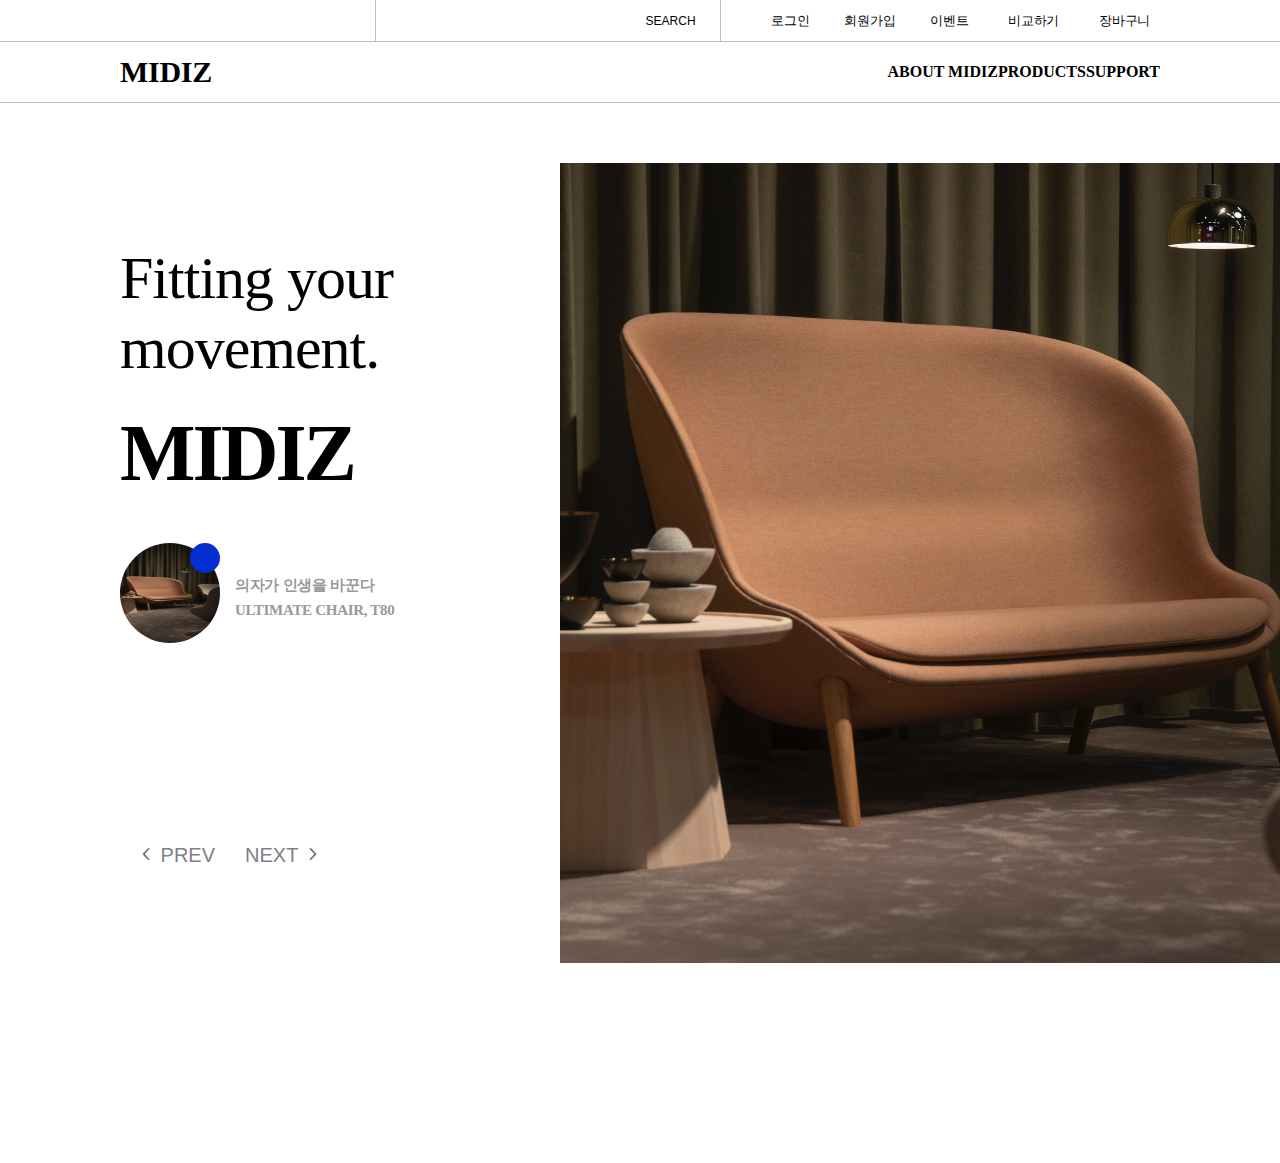
<file: midiz_클론코딩/midiz_클론코딩/index.html>
<!DOCTYPE html>
<html lang="ko">

<head>
    <meta charset="UTF-8">
    <meta http-equiv="X-UA-Compatible" content="IE=edge">
    <meta name="viewport" content="width=device-width, initial-scale=1.0">
    <title>MIDIS</title>
    <link rel="stylesheet" href="./style/reset.css">
    <link rel="stylesheet" href="./style/style.css">
</head>

<body>
    <header class="header">
        <h1 class="sr-only">MIDIZ 사이트</h1>
        <nav class="header__gnb top">
            <form action="#" method="get" class="header__search">
                <label for="search" class="sr-only">검색</label>
                <input type="text" id="search">
                <button type="button" class="header__search--txt">SEARCH</button>
                <!-- <label for="search" class="header__search--txt">검색</label> -->
            </form>
            <ul class="header__login">
                <li class="">
                    <a href="javascript:void(0)">로그인</a>
                </li>
                <li class="">
                    <a href="javascript:void(0)">회원가입</a>
                </li>
                <li class="">
                    <a href="javascript:void(0)">이벤트</a>
                </li>
                <li>
                    <a href="javascript:void(0)" class="icon-compare">비교하기</a>
                </li>
                <li>
                    <a href="javascript:void(0)" class="icon-cart">장바구니</a>
                </li>
            </ul>
        </nav>
        <nav class="header__gnb">
            <a href="javascript:void(0)" class="gnb-logo">MIDIZ</a>
            <!-- <div class="gnb-menu"> -->
            <ul class="gnb-menu">
                <!-- ABOUT MIDIZ -->
                <li class="dropdown-menu">
                    ABOUT MIDIZ
                    <div class="dropdown-menu-box">
                        <ul class="dropdown-content">
                            <li class="dropdown-content-list">
                                <a href="javascript:void(0) class="">BRAND STORY</a>
                            </li>
                            <li class=" dropdown-content-list">
                                    <a href=" javascript:void(0) class="">NEWS</a>
                            </li>
                        </ul>
                        <ul class=" dropdown-content">
                            <li class="dropdown-content-list">
                                <a href="javascript:void(0) class="">특별관</a>
                            </li>
                            <li class=" dropdown-content-list">
                                    <a href="javascript:void(0) class="">월간윤종신</a>
                            </li>
                            <li class=" dropdown-content-list">
                                        <a href="javascript:void(0) class="">기대요 프로젝트</a>
                            </li>
                            <li class=" dropdown-content-list">
                                            <a href=" javascript:void(0) class="">T50 10주년</a>
                            </li>
                        </ul>
                    </div>
                </li>
                <!-- PRODUCTS -->
                <li class=" dropdown-menu">
                                                PRODUCTS
                                                <div class="dropdown-menu-box">
                                                    <div class="dropdown-content">
                                                        <ul>
                                                            모든 제품보기
                                                            <li>
                                                                <a href="javascript:void(0) class="">
                                            SMART FINDER
                                        </a>
                                    </li>
                            </ul>
                            <ul>
                                브랜드 콜라보레이션
                                    <li>
                                        <a href=" javascript:void(0) class="">
                                                                    SMART FINDER
                                                                </a>
                                                            </li>
                                                        </ul>
                                                        <ul class="gnb-menu__dropdown">
                                                            브랜드 콜라보레이션
                                                            <li>
                                                                <a href="javascript:void(0) class="">
                                            마블
                                        </a>
                                    </li>
                                    <li>
                                        <a href=" javascript:void(0) class="">
                                                                    디즈니
                                                                </a>
                                                            </li>
                                                        </ul>
                                                        <ul class="gnb-menu__dropdown">
                                                            <a href="javascript:void(0) class="">
                                마블x시디즈 태스크
                                </a>
                                    <li>
                                        <a href=" javascript:void(0) class="">
                                                                T80
                                                            </a>
                            </li>
                            <li>
                                <a href="javascript:void(0) class="">
                                            T50
                                        </a>
                                    </li>
                            </ul>
                            <ul class=" gnb-menu__dropdown">
                                    <a href="javascript:void(0) class="">
                                디즈니x시디즈 키즈
                                </a>
                                    <li>
                                        <a href=" javascript:void(0) class="">
                                        atti
                                    </a>
                            </li>
                            <li>
                                <a href="javascript:void(0) class="">
                                            ringo cover
                                        </a>
                                    </li>
                            </ul>
                            <ul class=" gnb-menu__dropdown">
                                    <a href="javascript:void(0) class="">
                                    사무용의자
                                </a>
                                    <li>
                                        <a href=" javascript:void(0) class="">
                                        T80
                                    </a>
                            </li>
                            <li>
                                <a href="javascript:void(0) class="">
                                            T55
                                        </a>
                                    </li>
                                    <li>
                                        <a href=" javascript:void(0) class="">
                                    T50 AIR
                                </a>
                            </li>
                            <li>
                                <a href="javascript:void(0) class="">
                                            T50
                                        </a>
                                    </li>
                                    <li>
                                        <a href=" javascript:void(0) class="">
                                    T40
                                </a>
                            </li>
                            <li>
                                <a href="javascript:void(0) class="">
                                            T25
                                        </a>
                                    </li>
                                    <li>
                                        <a href=" javascript:void(0) class="">
                                    TAB SQUARE
                                </a>
                            </li>
                            <li>
                                <a href="javascript:void(0) class="">
                                            TAB PLUS
                                        </a>
                                    </li>
                            </ul>
                        <ul class=" gnb-menu__dropdown">
                                    <a href="javascript:void(0) class="">
                            학생용의자
                            </a>
                                <li>
                                    <a href=" javascript:void(0) class="">
                                        ringo
                                    </a>
                            </li>
                            <li>
                                <a href="javascript:void(0) class="">
                                        mitto
                                    </a>
                                </li>
                                <li>
                                    <a href=" javascript:void(0) class="">
                                    ible
                                </a>
                            </li>
                            <li>
                                <a href="javascript:void(0) class="">
                                        T25
                                    </a>
                                </li>
                                <li>
                                    <a href=" javascript:void(0) class="">
                                    T50
                                </a>
                            </li>
                        </ul>
                        <ul class="gnb-menu__dropdown">
                            <a href="javascript:void(0) class="">
                            유아용의자
                            </a>
                                <li>
                                    <a href=" javascript:void(0) class="">
                                molti
                            </a>
                </li>
                <li>
                    <a href="javascript:void(0) class="">
                                        atti
                                    </a>
                                </li>
                        </ul>
                        <ul class=" gnb-menu__dropdown">
                        <a href="javascript:void(0) class="">
                            중역용의자
                            </a>
                                <li>
                                    <a href=" javascript:void(0) class="">
                            PRONARD
                        </a>
                </li>
                <li>
                    <a href="javascript:void(0) class="">
                                        VESTO
                                    </a>
                                </li>
                                <li>
                                    <a href=" javascript:void(0) class="">
                        CELIOS
                    </a>
                </li>
                <li>
                    <a href="javascript:void(0) class="">
                                        NUO
                                    </a>
                                </li>
                        </ul>
                        <ul class=" gnb-menu__dropdown">
                        <a href="javascript:void(0) class="">
                            회의실/컨퍼런스의자
                            </a>
                                <li>
                                    <a href=" javascript:void(0) class="">
                            PT50 side
                        </a>
                </li>
                <li>
                    <a href="javascript:void(0) class="">
                                        T40 side
                                    </a>
                                </li>
                                <li>
                                    <a href=" javascript:void(0) class="">
                        T30 side
                    </a>
                </li>
                <li>
                    <a href="javascript:void(0) class="">
                                        LOLLY
                                    </a>
                                </li>
                                <li>
                                    <a href=" javascript:void(0) class="">
                        NOOI
                    </a>
                </li>
            </ul>
            </div>

            <!-- <li>
                            <a href=" javascript:void(0) class="">인테리어의자</a>
                            <span><a href="javascript:void(0) class="">BUTTON</a></span> 
                            <span><a href="javascript:void(0) class="">SPOON</a></span>
                            <span><a href="javascript:void(0) class="">MANE</a></span>
                            <span><a href="javascript:void(0) class="">EGA</a></span>
                            <span><a href="javascript:void(0) class="">MO6</a></span>
                        </li>
                        <li>
                            <a href=" javascript:void(0) class="">스툴/좌식의자</a>
                            <span><a href="javascript:void(0) class="">FUNGUS</a></span>
                            <span><a href="javascript:void(0) class="">PILLO</a></span>
                            <span><a href="javascript:void(0) class="">OUI</a></span>
                            <span><a href="javascript:void(0) class="">MO5</a></span>
                        </li>
                        <li>
                            <a href=" javascript:void(0) class="">액세서리</a>
                            <span><a href="javascript:void(0) class="">headrest</a></span>
                            <span><a href="javascript:void(0) class="">hanger</a></span>
                            <span><a href="javascript:void(0) class="">cover·cushion</a></span>
                            <span><a href="javascript:void(0) class="">caster·glide</a></span>
                            <span><a href="javascript:void(0) class="">footrest</a></span>
                        </li>
                    </ul> -->

            <!-- SUPPORT -->
            <li class="dropdown-menu">
                SUPPORT
                <div class="dropdown-menu-box">
                    <ul class="dropdown-content">
                        <li>
                            <a href="javascript:void(0) class="">
                                FAQ
                            </a>
                        </li>
                        <li>
                            <a href=" javascript:void(0) class="">
                                친절상담
                            </a>
                        </li>
                        <li>
                            <a href="javascript:void(0) class="">
                                A/S 신청
                            </a>
                        </li>
                        <li>
                            <a href=" javascript:void(0) class="">
                                A/S 안내
                            </a>
                        </li>
                        <li>
                            <a href="javascript:void(0) class="">
                                매장 찾기
                            </a>
                        </li>
                        <li>
                            <a href=" javascript:void(0) class="">
                                품질 보증 서비스
                            </a>
                        </li>
                        <li>
                            <a href=" javascript:void(0) class="">
                                제품설명서 다운로드
                            </a>
                        </li>
                        <li>
                            <a href=" javascript:void(0) class="">
                                카탈로그 다운로드
                            </a>
                        </li>
                        <li>
                            <a href=" javascript:void(0) class="">
                                대리점 개설문의
                            </a>
                        </li>
                        <li>
                            <a href=" javascript:void(0) class="">
                                대량 구매 문의
                            </a>
                        </li>
                    </ul>
            </li>
            </div>
        </nav>
    </header>
    <main class="main-cont">
        <section class="main-tit">
            <h3>Fitting your movement.
                <strong>
                    MIDIZ
                </strong>
            </h3>
            <article class="main-txt-link">
                <a href="javascript:void(0)" class="main-sub-txt">
                    <img src="./src/main.jpg" alt="" class="main-sub-img">
                </a>
                <button type="button" class="sub-cont-btn">
                    <a href="javascript:void(0)"></a>
                </button>
                <span class="cont-link-txt">
                    <a href="javascript:void(0)">의자가 인생을 바꾼다<br>
                    ULTIMATE CHAIR, T80</a>
                </span>
                </article>
                <article>
                <button type="button" class="img-move-btn">
                    <img src="./src/back.png" alt="">
                    PREV
                </button>
                <button type="button" class="img-move-btn">
                    NEXT
                    <img src="./src/forward.png" alt="">
                </button>
            </article>
        </section>
        <section class="main-img">
            <h3 class="sr-only">메인 이미지</h3>
            <div class="img-wrap"><img src="./src/main.jpg" alt="2인용 높이가 낮은 쇼파 사진입니다." class="main-img-right"></div>
        </section>
    </main>
</body>

</html>
</file>
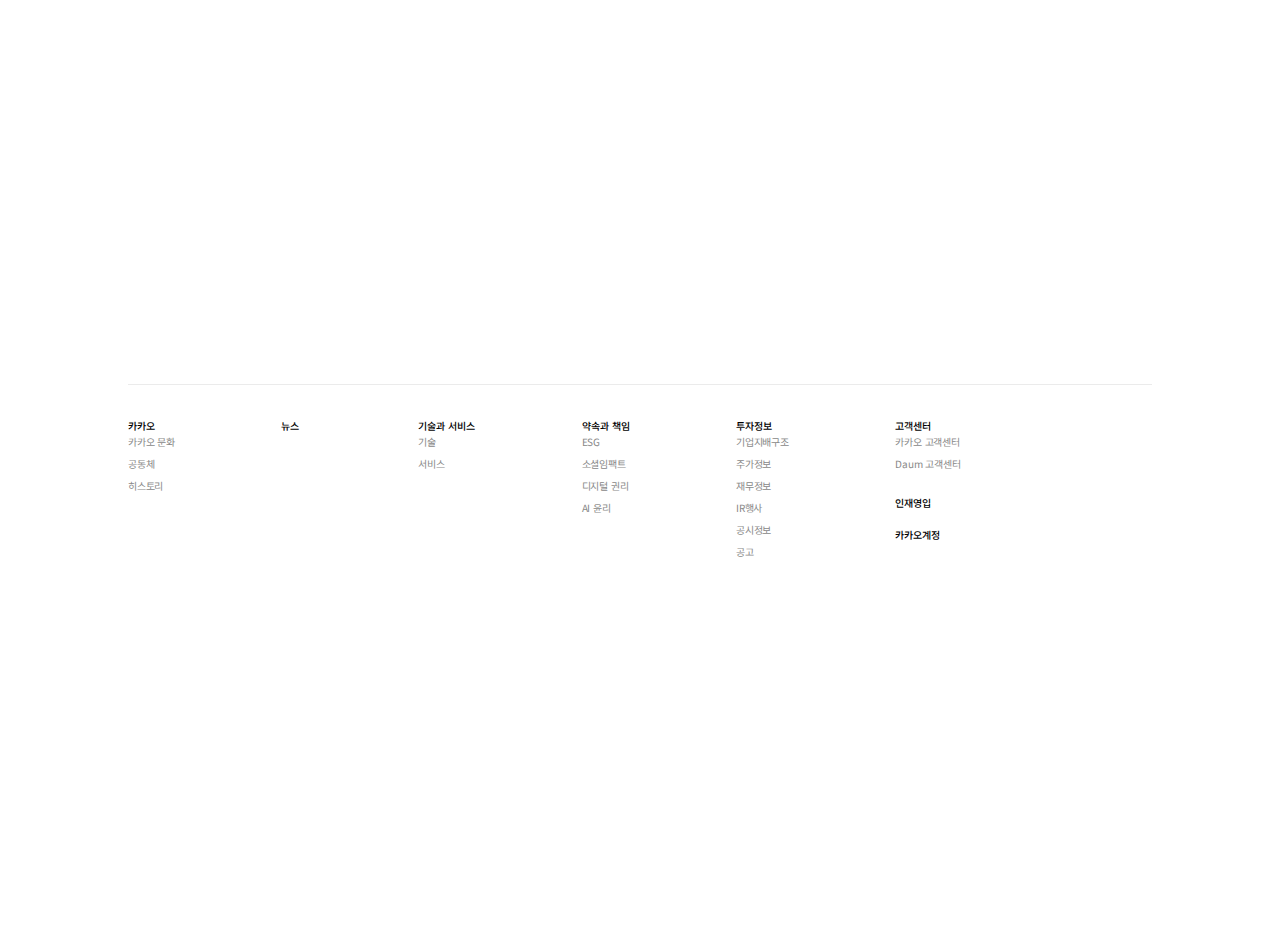
<file: 1.kakao/footer_grid_연습.html>
<!DOCTYPE html>
<html lang="ko">
<head>
<meta charset="UTF-8">
<meta http-equiv="X-UA-Compatible" content="IE=edge">
<meta name="viewport" content="width=device-width, initial-scale=1.0">
<title>Document</title>
<link rel="stylesheet" href="reset.css">
<link rel="preconnect" href="https://fonts.googleapis.com">
<link rel="preconnect" href="https://fonts.gstatic.com" crossorigin>
<link href="https://fonts.googleapis.com/css2?family=Noto+Sans+KR:wght@400;500;700&display=swap" rel="stylesheet"><link rel="preconnect" href="https://fonts.googleapis.com">
<link rel="preconnect" href="https://fonts.gstatic.com" crossorigin>
<link href="https://fonts.googleapis.com/css2?family=Noto+Sans+KR:wght@400;500;700&display=swap" rel="stylesheet">

<style>
    body {
        /* display: flex;
        justify-content: center;
        align-items: center; */
        /* transform: translate (-50%, -50%); */
        
        margin: 30% 10%;
        font-size: 10px;
        font-family: 'Noto Sans KR', sans-serif;
        border-top: 1px solid #ebebeb;
    }

    a, dt {
        list-style: none;
        text-decoration: none;
        color: inherit;
    }

    dl, dt, dd {
         margin:0; 
    }

    .footer {
        display: grid;
        grid-area: repeat(5, 1fr);
        margin-top: 36px;
    }

    .footer_cont_second {
        width: 30px;
    }

    .footer_list,.footer_list_ex {
        list-style: none;
        text-decoration: none;
        font-weight: 500;
        color: black;
    }
    
    .footer_item {
        color: #888;
        padding-left: -30px;
        line-height: 22px;
        letter-spacing: -0.2px; 
    }

    .footer_cont_fifth {
        width: 150px;
        align-content: start

    }
    .footer_cont_sixth {
        grid-column: 6 ;
    }
    .footer_cont_seventh {
        grid-column: 6 ;
    }
    .footer dl:nth-child(-n+5){
        grid-row: 1 /span 3;
    }
</style>
</head>
<body>
    <footer class="footer">
        <dl class="footer_cont_first">
            <dt class="footer_list"><a href=“javascript:void(0)”;>카카오</a></dt>
                <dd class="footer_item"><a href=“javascript:void(0)”;>카카오 문화</a></dd>
                <dd class="footer_item"><a href=“javascript:void(0)”;>공동체</a></dd>
                <dd class="footer_item"><a href=“javascript:void(0)”;>히스토리</a></dd>
        </dl>
        <dl class="footer_cont_second">
            <dt class="footer_list"><a href=“javascript:void(0)”;>뉴스</a></dt>
        </dl>
        <dl>
            <dt class="footer_list"><a href=“javascript:void(0)”;>기술과 서비스</a></dt>
                <dd class="footer_item"><a href=“javascript:void(0)”;>기술</a></dd>
                <dd class="footer_item"><a href=“javascript:void(0)”;>서비스</a></dd>
        </dl>
        <dl class="footer_cont_third">
            <dt class="footer_list"><a href=“javascript:void(0)”;>약속과 책임</a></dt>
                <dd class="footer_item"><a href=“javascript:void(0)”;>ESG</a></dd>
                <dd class="footer_item"><a href=“javascript:void(0)”;>소셜임팩트</a></dd>
                <dd class="footer_item"class="footer_item"><a href=“javascript:void(0)”;>디지털 권리</a></dd>
                <dd class="footer_item"><a href=“javascript:void(0)”;>AI 윤리</a></dd>
        </dl>
        <dl class="footer_cont_fourth">
            <dt class="footer_list"><a href=“javascript:void(0)”;>투자정보</a></dt>
                <dd class="footer_item"><a href=“javascript:void(0)”;>기업지배구조</a></dd>
                <dd class="footer_item"><a href=“javascript:void(0)”;>주가정보</a></dd>
                <dd class="footer_item"><a href=“javascript:void(0)”;>재무정보</a></dd>
                <dd class="footer_item"><a href=“javascript:void(0)”;>IR행사</a></dd>
                <dd class="footer_item"class="footer_item"><a href=“javascript:void(0)”;>공시정보</a></dd>
                <dd class="footer_item"><a href=“javascript:void(0)”;>공고</a></dd>
        </dl>
        <dl class="footer_cont_fifth">
            <dt class="footer_list_ex"><a href=“javascript:void(0)”;>고객센터</a></dt>
                <dd class="footer_item"><a href=“javascript:void(0)”;>카카오 고객센터</a></dd>
                <dd class="footer_item"><a href=“javascript:void(0)”;>Daum 고객센터</a></dd>
        </dl>
        <dl class="footer_cont_sixth">
            <dt class="footer_list_ex"><a href=“javascript:void(0)”;>인재영입</a></dt>
        </dl>
        <dl class="footer_cont_seventh">
            <dt class="footer_list_ex"><a href=“javascript:void(0)”;>카카오계정</a></dt>
        </dl> 
    </footer>
</body>
</html>
</file>
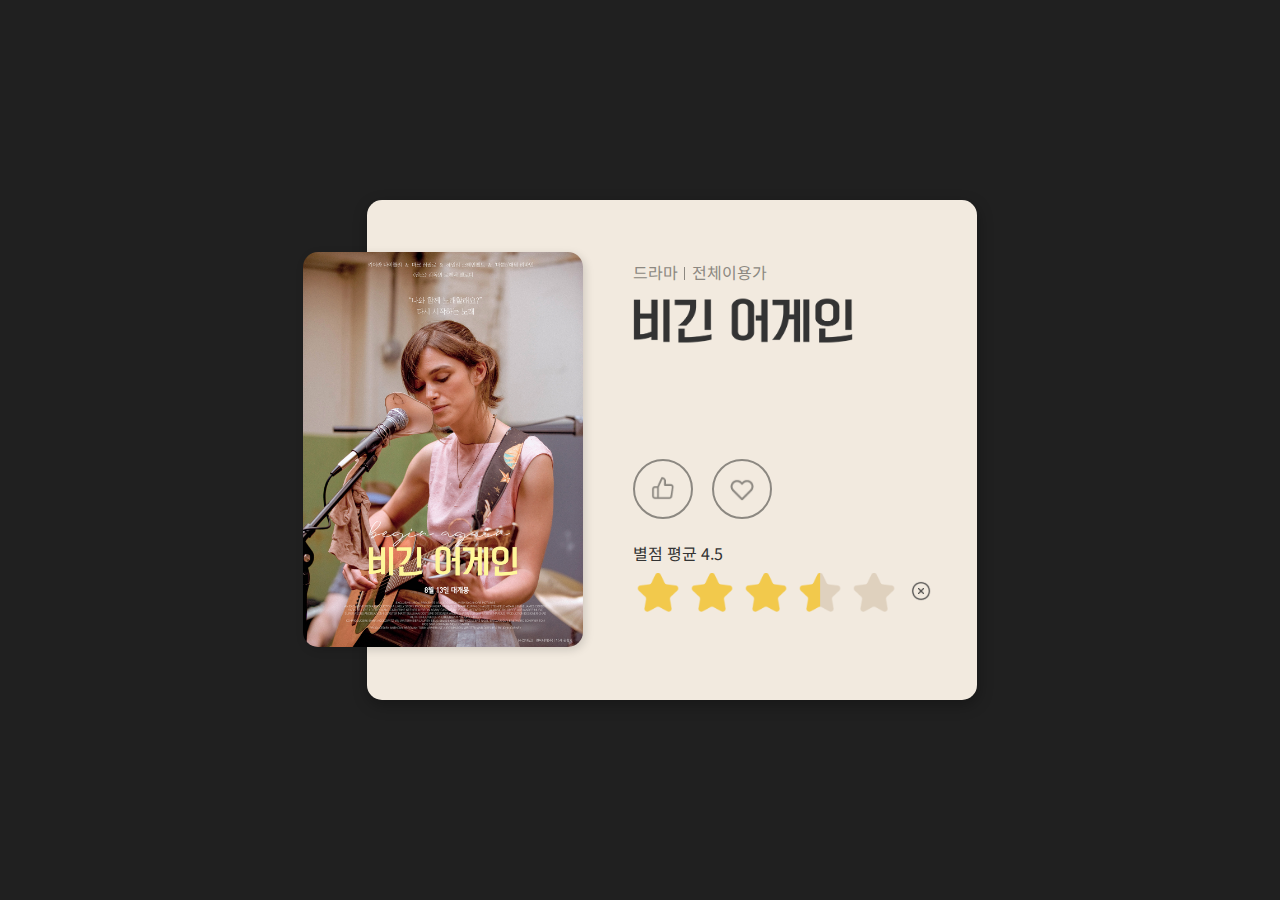
<file: layout/레이아웃구현프로젝트_02_re/index_re.html>
<!DOCTYPE html>
<html lang="ko">

<head>
    <meta charset="UTF-8">
    <meta http-equiv="X-UA-Compatible" content="IE=edge">
    <meta name="viewport" content="width=device-width, initial-scale=1.0">
    <title>레이아웃연습_re</title>
    <link rel="stylesheet" href="style/reset.css">
    <link rel="stylesheet" href="style/style_re.css">
    <link rel="preconnect" href="https://fonts.gstatic.com">
    <link href="https://fonts.googleapis.com/css2?family=Noto+Sans+KR:wght@100;300;400;500;700;900&display=swap"
        rel="stylesheet">
</head>

<body>
    <h1 class="sr_only">영화 정보</h1>
    <section class="app">
        <section class="movie">
            <!-- <h2 class="sr_only">영화 추천 정보</h2> -->
            <article class="poster-container">
                <h2 class="sr_only">영화 포스터</h2>
                <img src="img/poster.jpg" alt="">
            </article>
            <article class="cont">
                <header>
                    <div class="cont__subtit">
                        <span>드라마</span>
                        <span>전체이용가</span>
                    </div>
                    <div class="cont__tit">
                        <h2 class="sr_only">비긴 어게인</h2>
                        <img src="./img/tit.png" alt="">
                    </div>
                </header>
                <!-- <h2 class="cont__tit">비긴 어게인</h2> -->
                <div class="btn-wrap">
                    <button class="btn-fav" type="button">
                        <img src="img/icon_thumbs-up_02.png">
                    </button>
                    <button class="btn-luv" type="button">
                        <img src="img/icon_heart_2_02.png">
                    </button>
                </div>
                <div class="star-wrap">
                    <!-- <h2 class="sr_only">영화 별점 정보</h2> -->
                    <figure class="star__cont">
                        <figcaption>별점 평균 <span class="score">4.5</span></figcaption>
                        <img src="img/icon_star_1.png" alt="별로에요..">
                        <img src="img/icon_star_1.png" alt="나쁘지 않아요.">
                        <img src="img/icon_star_1.png" alt="그저 그래요.">
                        <img src="img/icon_star_2.png" alt="좋아요.">
                        <img src="img/icon_star_3_1.png" alt="최고에요!">
                    </figure>
                    <button>
                        <img src="img/x-cicle.png" alt="별점 취소하기." class="star_remove ">
                    </button>
                </div>
            </article>
        </section>
    </section>
</body>

</html>
</file>
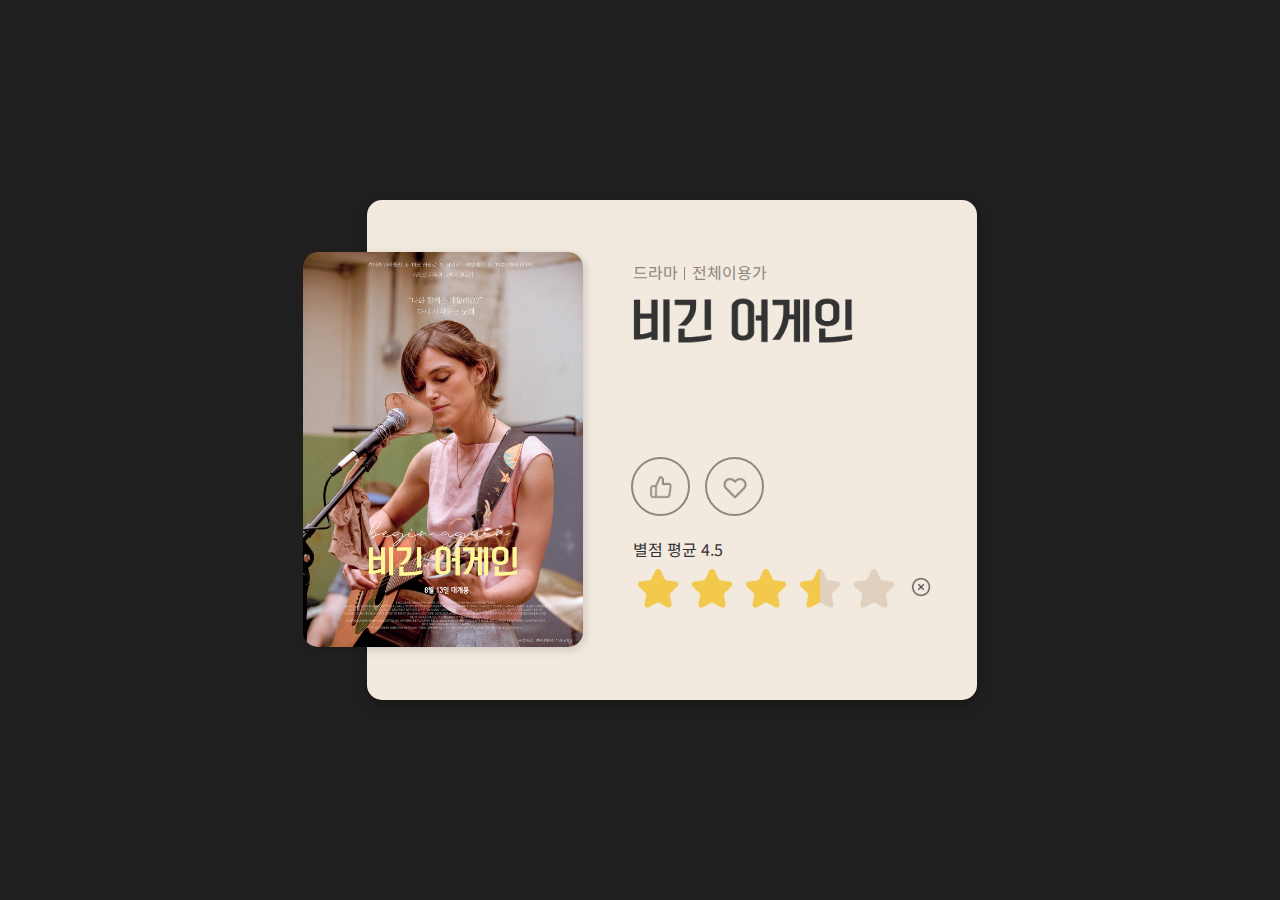
<file: layout/레이아웃구현프로젝트_02_re/index_re2.html>
<!DOCTYPE html>
<html lang="ko">

<head>
    <meta charset="UTF-8">
    <meta http-equiv="X-UA-Compatible" content="IE=edge">
    <meta name="viewport" content="width=device-width, initial-scale=1.0">
    <title>레이아웃연습_re</title>
    <link rel="stylesheet" href="style/reset.css">
    <link rel="stylesheet" href="style/style_re_2.css">
    <link rel="preconnect" href="https://fonts.gstatic.com">
    <link href="https://fonts.googleapis.com/css2?family=Noto+Sans+KR:wght@100;300;400;500;700;900&display=swap"
        rel="stylesheet">
</head>

<body>
    <h1 class="sr_only">영화 정보</h1>
    <section class="app">
        <section class="movie">
            <!-- <h2 class="sr_only">영화 추천 정보</h2> -->
            <article class="poster-container">
                <h2 class="sr_only">영화 포스터</h2>
                <img src="img/poster.jpg" alt="">
            </article>
            <article class="cont">
                <header>
                    <div class="cont__subtit">
                        <span>드라마</span>
                        <span>전체이용가</span>
                    </div>
                    <div class="cont__tit">
                        <h2 class="sr_only">비긴 어게인</h2>
                        <img src="./img/tit.png" alt="">
                    </div>
                </header>
                        <input type="checkbox" id="btn-fav">
                        <label for="btn-fav">
                            <img src="./img/icon_thumbs-up_02.png" alt="추천을 할 수 있습니다." class="btn-fav__img">
                        </label>
                        <input type="checkbox" id="btn-luv">
                        <label for="btn-luv">
                            <img src="./img/icon_heart_2_02.png" alt="추천을 할 수 있습니다." class="btn-luv__img">
                        </label>
                <div class="star-wrap">
                    <!-- <h2 class="sr_only">영화 별점 정보</h2> -->
                    <figure class="star__cont">
                        <figcaption>별점 평균 <span class="score">4.5</span></figcaption>
                        <img src="img/icon_star_1.png" alt="별로에요..">
                        <img src="img/icon_star_1.png" alt="나쁘지 않아요.">
                        <img src="img/icon_star_1.png" alt="그저 그래요.">
                        <img src="img/icon_star_2.png" alt="좋아요.">
                        <img src="img/icon_star_3_1.png" alt="최고에요!">
                    </figure>
                    <button>
                        <img src="img/x-cicle.png" alt="별점 취소하기." class="star_remove ">
                    </button>
                </div>
            </article>
        </section>
    </section>
</body>

</html>
</file>
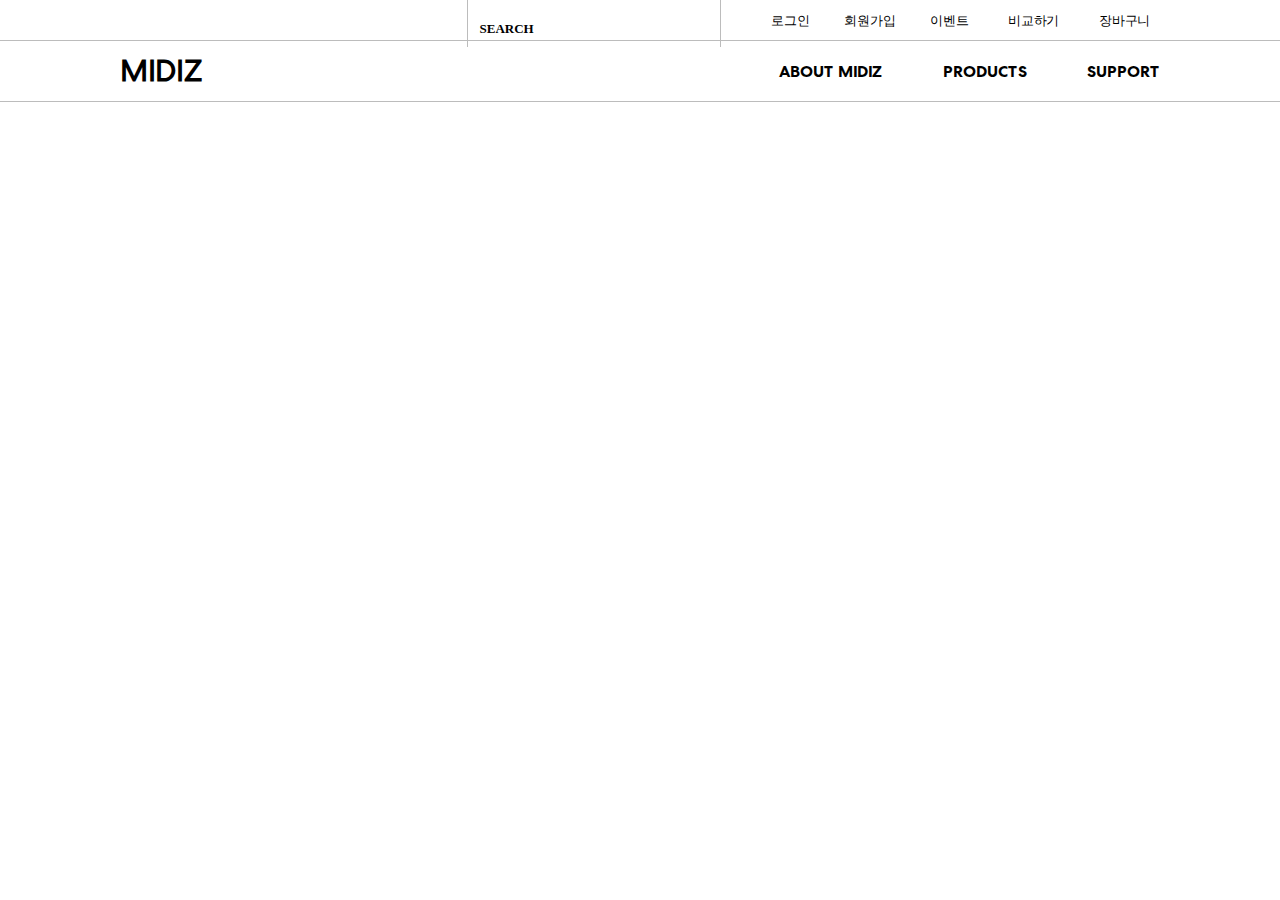
<file: midiz/midiz_클론코딩/midiz.html>
<!DOCTYPE html>
<html lang="ko">
<head>
<meta charset="UTF-8">
<meta http-equiv="X-UA-Compatible" content="IE=edge">
<meta name="viewport" content="width=device-width, initial-scale=1.0">
<title>MIDIS</title>
<link rel="preconnect" href="https://fonts.googleapis.com">
<link rel="preconnect" href="https://fonts.gstatic.com" crossorigin>
<link href="https://fonts.googleapis.com/css2?family=Noto+Sans+KR:wght@100;300;400;500;700&display=swap" rel="stylesheet">
<link rel="stylesheet" href="./style/reset.css">
<link rel="stylesheet" href="./style/style.css">
</head>
<body>
    <header class="header">
        <nav class="header__gnb top">
            <div class="header__search">
                <input type="text" id="search">
                <label for="search" class="header__search--txt">SEARCH</label>
            </div>
                <ul class="header__login">
                    <li class=""><a href="javascript:void(0)">로그인</a></li>
                    <li class=""><a href="javascript:void(0)">회원가입</a></li>
                    <li class=""><a href="javascript:void(0)">이벤트</a></li>
                    <!-- <li><a href="javascript:void(0)"><img src="img/gnb_copy.png" alt=""></a></li> -->
                    <li class=""><a href="javascript:void(0)">비교하기</a></li>
                    <!-- <li><a href="javascript:void(0)"><img src="img/shopping.png" alt=""></a></li> -->
                    <li class=""><a href="javascript:void(0)">장바구니</a></li>
                </ul>
        </nav>
        <nav class="header__gnb">
            <h1 class="logo">MIDIZ</h1>
            <div class="gnb-menu">
                <ul>
                    <li>ABOUT MIDIZ</li>
                    <li>PRODUCTS</li>
                    <li>SUPPORT</li>
                </ul>
            </div>
        </nav>
    </header>
    <main>
    </main>
</body>
</html>
</file>
<file: midiz_클론코딩/midiz_클론코딩/style/style.css>
@import url('https://fonts.googleapis.com/css2?family=Outfit:wght@100;200;300;400;500;600;700&display=swap');

.sr-only {
    position: absolute;
    width: 1px;
    height: 1px;
    padding: 0;
    margin: -1px;
    overflow: hidden;
    clip: rect(0,0,0,0);
    border: 0;
}

.body {
    padding: 0;
    margin: 0 auto;
    font-family: 'Outfit', sans-serif;
    height: 100vh;
}

.header__gnb.top{
    height:100%;
    display: flex;
    justify-content: flex-end;
    border-bottom: 1px solid #BCBCBC;
    align-items: center;
    font-size: 13px;
}

.header__search {
    width: 320px;
    padding: 12px;
    border-right: 1px solid #BCBCBC;
    border-left: 1px solid #BCBCBC;
    cursor: pointer;
}

.header__search--txt {
    font-size: 12px;
}

.header__search:hover {
    color: #002BD2;
    background-color: rgb(238, 238, 238);
}

.header__search label {
    font-weight: 600;

}

.header__search input {
    text-align: center;
    width: 70%;
    margin: 0 10px;
    border-radius: 3px;
    border: none;
    background: none;
}

.header__search input:hover {
    background-color: rgb(238, 238, 238);
}

.header__gnb{
    display: flex;
    border-bottom: 1px solid #BCBCBC;
}

.header__login {
    position: relative;
    display: flex;
    justify-content: space-between;
    margin: 0 10px;
}
.header__login li:nth-child(1) {
    margin-right: -5px;
}
.header__login li:nth-child(2) {
    margin-right: -5px;
}

.header__login .icon-comp,
.header__login .icon-cart  {
}

.header__gnb .header__login .icon-comp::before,
.header__gnb .header__login .icon-cart::before {
    background-image: url('../src/compare.png');
    background-size: 14px;
    width: 14px;
    height: 14px;
}

.header__login li, .header__login li a {
    letter-spacing: -0.3px;
    margin-left: 20px;
    color: #000;
}

.header__login li a:hover,  {
    color: #002BD2;
}

.header__gnb {
    display: flex;
    justify-content: space-between;
    align-items: center;
    padding: 0 120px;
}

.header__gnb .gnb-logo {
    margin: 15px 0;
    font-size: 30px;
    font-weight: 900;
    letter-spacing: -0.3px;
    color: inherit;
}

.gnb-menu {
    display: flex;
    justify-content: space-between;
}

.gnb-menu li {
    display: flex;
    height: 50px;
    justify-content: center;
    flex-direction: column;
    font-size: 16px;
    font-weight: 900;
}

.dropdown-content-list {
    margin-bottom: 20px
}

.gnb-menu li:hover,
.dropdown-content a:hover,
.img-move-btn:hover {
    color: #002BD2;
}

.img-move-btn {
    margin-top: 190px;
    padding-left: 20px;
}

.img-move-btn {
    position: relative;
    font-size: 20px;
    font-weight: 500;
    color:#807F83
}

.img-move-btn img {
    width: 15px;
}

.gnb-menu__list-one {
    position: relative;
    display: flex;
    flex-direction: column;
}

/* dropdown */
.dropdown-menu {
    position: relative;
    display: inline-block;
    font-size: 12px;
    height: 18px;
    
}

.dropdown-content {
    display: none;
    position: absolute;
    top: 55px;
    right: -10px;
    background-color: #282828;
    padding: 20px 15px;
    min-width: 165px;
}

.dropdown-content ul {
    color: #fff;
    font-size: 13px;
}

/* main */
.main-cont {
    width: 600px;
    height: 1000px;
    display: flex;
    justify-content: space-between;
    padding-top: 60px;
}

.main-img {
    width: 40px;
    height: 40px;
    border-radius: 50px;
    cursor: pointer;
}

.main-sub-img {
    width: 30px;
    height: 30px;
    background-size: 50px;
    cursor: pointer;
}

.main-tit {
    padding: 80px 0 0 120px;
}
.main-tit h3 {
    width: 400px;
    font-size: 60px;
    font-weight: 400;
    letter-spacing: -1px;
    line-height: 70px;
}

.main-tit strong {
    line-height: 140px;
    display: block;
    font-size: 80px;
    font-weight: 900;
    letter-spacing: -3px;
}

.main-txt-link {
    position: relative;
    margin-top: 20px;
}

.main-txt-link .main-sub-img {
    width: 100px;
    height: 100px;
    border-radius: 50px;
}

.main-sub-txt {
    font-size: 60px;
}

.sub-cont-btn {
    position: absolute;
    right: 300px;
    width: 30px;
    height: 30px;
    background-color: #032ed2;
    border-radius: 15px;
}

.cont-link-txt {
    position: absolute;
    top: 30px;
    margin:0 15px ;
    color: #999;
    font-size: 15px;
    font-weight: 800;
    width: 200px;
    line-height: 25px;
    letter-spacing: -0.3px;
}

.img-wrap {
    width: 1000px;
    height: 800px;
}

.main-img-right {
    width: 100%;
    height: 100%;
    object-fit: cover;
}
</file>
<file: layout/레이아웃구현프로젝트_02_re/style/style_re.css>
.sr_only{
    position: absolute;
    clip: rect(0 0 0 0);
    width: 1px;
    height: 1px;
    margin: -1px;
    overflow: hidden;
}

body {
    font-family: 'Noto Sans KR', sans-serif;
    display: flex;
    justify-content: center;
    align-items: center;
    width: 673px;
    height: 100vh;
    margin: 0 auto;
    color: #333;
    background-color: #202020;
}

img {
    width: 100%;
}

.app {
    flex-direction: row
}

.movie {
    display: flex;
    align-content: center;
    position: relative;
    margin-left: 64px;
}

.cont {
    width: 610px;
    height: 500px;   
    box-sizing: border-box;
    background-color: #F2EADF;
    border-radius: 15px;
    box-shadow: 1px 5px 15px rgba(0, 0, 0, 0.3);
    padding: 64px 45px 68px 266px;
}

.poster-container img {
    position: absolute;
    top: 52px;
    left: -64px;
    width: 280px;
    height: 395px;
    border-radius: 15px;
    box-shadow: 2px 3px 10px rgb(0, 0, 0, 0.15);
    transition: all 0.3s ease-in-out; 
} 
.poster-container img:hover {
    box-shadow: 2px 3px 10px rgb(0, 0, 0, 0.15);
    transform: translateY(-7px);
    max-height: 950px;
} 

.cont__subtit span {
    font-size: 16px;
    font-weight: 400;
    letter-spacing: -0.2px;
    color: #8C8881;
}
.cont__subtit span + span::before {
    content: '';
    display: inline-block;
    width: 1px;
    height: 13px;
    margin: 0px 7px -1px 3px;
    background-color: #8C8881;
}

/* 타이틀 이미지 못쓸 경우 */
/* .cont__tit {
    font-size: 40px;
    font-weight: 700;
    line-height: 46px;
    letter-spacing: -0.5px;
    margin: 13px 0 114px 0;
} */

.cont__tit {
    margin: 17px 0 114px 0;
}
.cont__tit img{ 
    width: 220px;
}

.btn-wrap button {
    /* float: left; */
    width: 60px;
    height: 60px;
    /* background-color: #F2E0C9; */
    border: 2px solid #8C8881;
    border-radius: 100%;
}
.btn-fav img, .btn-luv img {
    width: 24px;
}
.btn-fav {
    margin-bottom: 10px;
    margin-right: 15px;
    vertical-align: top;
}
.btn-luv img {
    margin-top: 3px;
}
.btn-fav:hover {
    border: 4px solid #6495ED;
    background-color: rgba(125, 169, 245, 0.3);
}
.btn-luv:hover{
    border: 4px solid #FA8072;
    background-color: rgba(245, 153, 125, 0.3);  
}

.star-wrap {
    display: flex;
    flex-direction: row;
}
.star__cont img {
    width: 50px;
    height: 50px;
}
.star_remove {
    width: 20px;
    height: 20px;
    margin-left: 12px;
    margin-top: 35px;
}
.star__cont {
    margin-top:16px;
}
.star__cont figcaption {
    margin-bottom: 8px;
}
</file>
<file: layout/레이아웃구현프로젝트_02_re/style/style_re_2.css>
.sr_only{
    position: absolute;
    clip: rect(0 0 0 0);
    width: 1px;
    height: 1px;
    margin: -1px;
    overflow: hidden;
}

body {
    font-family: 'Noto Sans KR', sans-serif;
    display: flex;
    justify-content: center;
    align-items: center;
    width: 673px;
    height: 100vh;
    margin: 0 auto;
    color: #333;
    background-color: #202020;
}

img {
    width: 100%;
}

.app {
    flex-direction: row
}

.movie {
    display: flex;
    align-content: center;
    position: relative;
    margin-left: 64px;
}

.cont {
    width: 610px;
    height: 500px;   
    box-sizing: border-box;
    background-color: #F2EADF;
    border-radius: 15px;
    box-shadow: 1px 5px 15px rgba(0, 0, 0, 0.3);
    padding: 64px 45px 68px 266px;
}

.poster-container img {
    position: absolute;
    top: 52px;
    left: -64px;
    width: 280px;
    height: 395px;
    border-radius: 15px;
    box-shadow: 2px 3px 10px rgb(0, 0, 0, 0.15);
    transition: all 0.3s ease-in-out; 
} 
.poster-container img:hover {
    box-shadow: 2px 3px 10px rgb(0, 0, 0, 0.15);
    transform: translateY(-7px);
    max-height: 950px;
} 

.cont__subtit span {
    font-size: 16px;
    font-weight: 400;
    letter-spacing: -0.2px;
    color: #8C8881;
}
.cont__subtit span + span::before {
    content: '';
    display: inline-block;
    width: 1px;
    height: 13px;
    margin: 0px 7px -1px 3px;
    background-color: #8C8881;
}
.cont__tit {
    margin: 17px 0 114px 0;
}
.cont__tit img{ 
    width: 220px;
}

input[id="btn-fav"] + label {
    margin-right: 15px;
}

input[id="btn-fav"] + label, input[id="btn-luv"] + label {
    position: relative;
    display: inline-block;
    width: 55px;
    height: 55px;
    outline: 2px solid #8C8881;
    border-radius: 100%;
    cursor: pointer;
}

input[id="btn-fav"]:checked + label {
	outline: 4px solid #6495ED;
    background-color: rgba(125, 169, 245, 0.3);
}

input[id="btn-luv"]:checked + label {
	outline: 4px solid #FA8072;
    background-color: rgba(245, 153, 125, 0.3); 
}


input[id="btn-fav"], input[id="btn-luv"] {
	display: none;
    outline: ;
}

.btn-fav__img {
    position: absolute;
    margin: 16px 16px;
    width: 24px;
    vertical-align: top;
}

.btn-luv__img {
    position: absolute;
    margin: 17px 16px;
    width: 24px;
}



/* .btn-fav {
    margin-bottom: 10px;
    margin-right: 15px;
    vertical-align: top;
} */
/* .btn-luv img {
    margin-top: 3px;
} */
/* .btn-fav:hover {
    border: 4px solid #6495ED;
    background-color: rgba(125, 169, 245, 0.3);
}
.btn-luv:hover{
    border: 4px solid #FA8072;
    background-color: rgba(245, 153, 125, 0.3);  
}   */

.star-wrap {
    margin-top: 10px;
    display: flex;
    flex-direction: row;
}
.star__cont img {
    width: 50px;
    height: 50px;
}
.star_remove {
    width: 20px;
    height: 20px;
    margin-left: 12px;
    margin-top: 35px;
}
.star__cont {
    margin-top:16px;
}
.star__cont figcaption {
    margin-bottom: 8px;
}
</file>
<file: midiz/midiz_클론코딩/style/style.css>
@font-face {
    font-family: 'CentraNo2-bold';
    src: url(../font/CentraNo2-Bold.woff) format('woff');
    }

@font-face {
    font-family: 'CentraNo2-book';
    src: url(../font/CentraNo2-Book.woff) format('woff');
    }

.body {
    padding: 0;
    margin: 0 auto;
    font-family: 'Noto Sans KR', sans-serif;
    height: 100vh;
}

.header__gnb.top{
    height: 40px;
    display: flex;
    justify-content: flex-end;
    border-bottom: 1px solid #BCBCBC;
    align-items: center;
    font-size: 13px;
}

.header__search {
    width: 22%;
    padding: 12px;
    border-right: 1px solid #BCBCBC;
    border-left: 1px solid #BCBCBC;
    cursor: pointer;
}

.header__search:hover {
    color: #002BD2;
    background-color: rgb(238, 238, 238);
}

.header__search label {
    font-weight: 600;
}

.header__search input {
    text-align: center;
    width: 70%;
    margin: 0 10px;
    border-radius: 3px;
    border: none;
    background: none;
}

.header__search input:hover {
    background-color: rgb(238, 238, 238);
}

.header__gnb{
    display: flex;
    border-bottom: 1px solid #BCBCBC;
}

.header__login {
    position: relative;
    display: flex;
    justify-content: space-between;
    margin: 0 10px;
}
.header__login li:nth-child(1) {
    margin-right: -5px;
}
.header__login li:nth-child(2) {
    margin-right: -5px;
}

/* .header__login li:nth-child(4)::after {
    width: 15px;
    height: 15px;
    background-image: url("../img/gnb_copy.png");
} */

.header__login--img {
    width: 14px;
    height: 14px;
    background: url('../img/gnb_copy.png');
}

/* .header__login li img:hover {
    opacity: 10px;
} */

.header__login li, .header__login li a {
    letter-spacing: -0.3px;
    margin-left: 20px;
    color: black;
}

.header__login li a:hover {
    color: #002BD2;
}

.header__gnb {
    display: flex;
    justify-content: space-between;
    align-items: center;
    padding: 0 120px;
}

.header__gnb .logo {
    font-family: 'CentraNo2-book';
    margin: 15px 0;
    font-size: 30px;
    font-weight: 900;
    letter-spacing: -0.3px;
}

.gnb-menu ul {
    display: flex;
    justify-content: space-between;
}

.gnb-menu ul li {
    font-family: 'CentraNo2-bold';
    display: flex;
    justify-content: space-between;
    padding-left: 60px;
    font-size: 16px;
    font-weight: 800;  
}

.gnb-menu ul li:hover {
    color: #002BD2;
}
</file>
